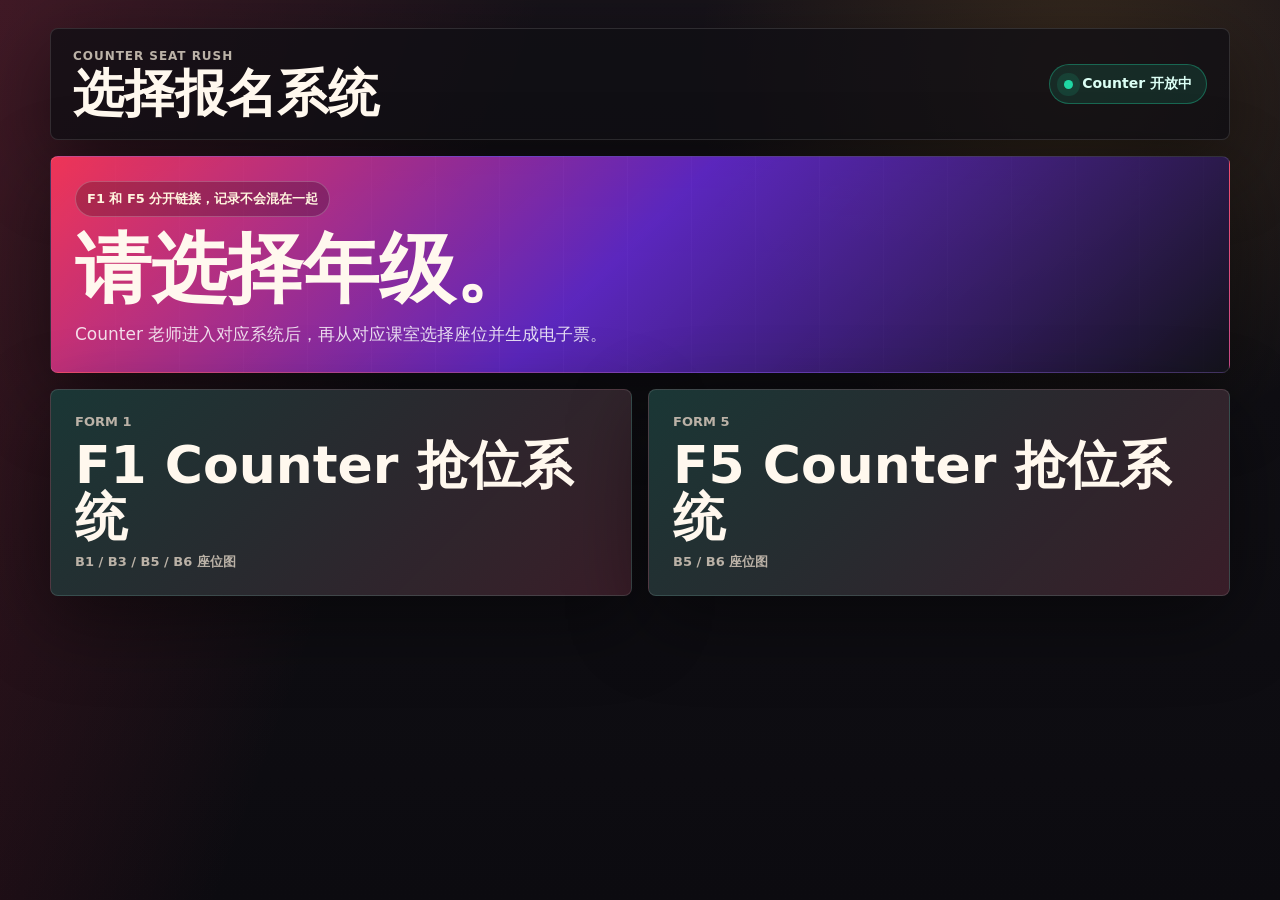
<file: index.html>
<!doctype html>
<html lang="zh-Hans">
  <head>
    <meta charset="utf-8" />
    <meta name="viewport" content="width=device-width, initial-scale=1" />
    <title>F1 / F5 Counter 抢位入口</title>
    <link rel="stylesheet" href="styles.css" />
  </head>
  <body>
    <main class="shell">
      <section class="topbar" aria-label="系统入口">
        <div>
          <p class="eyebrow">Counter Seat Rush</p>
          <h1>选择报名系统</h1>
        </div>
        <div class="live-pill" aria-live="polite">
          <span></span>
          Counter 开放中
        </div>
      </section>

      <section class="hero launcher-hero">
        <div class="hero-copy">
          <div class="drop-label">F1 和 F5 分开链接，记录不会混在一起</div>
          <h2>请选择年级。</h2>
          <p>Counter 老师进入对应系统后，再从对应课室选择座位并生成电子票。</p>
        </div>
      </section>

      <section class="course-links" aria-label="年级入口">
        <a class="course-link" href="f1.html">
          <span>FORM 1</span>
          <strong>F1 Counter 抢位系统</strong>
          <em>B1 / B3 / B5 / B6 座位图</em>
        </a>
        <a class="course-link" href="f5.html">
          <span>FORM 5</span>
          <strong>F5 Counter 抢位系统</strong>
          <em>B5 / B6 座位图</em>
        </a>
      </section>
    </main>
  </body>
</html>
</file>
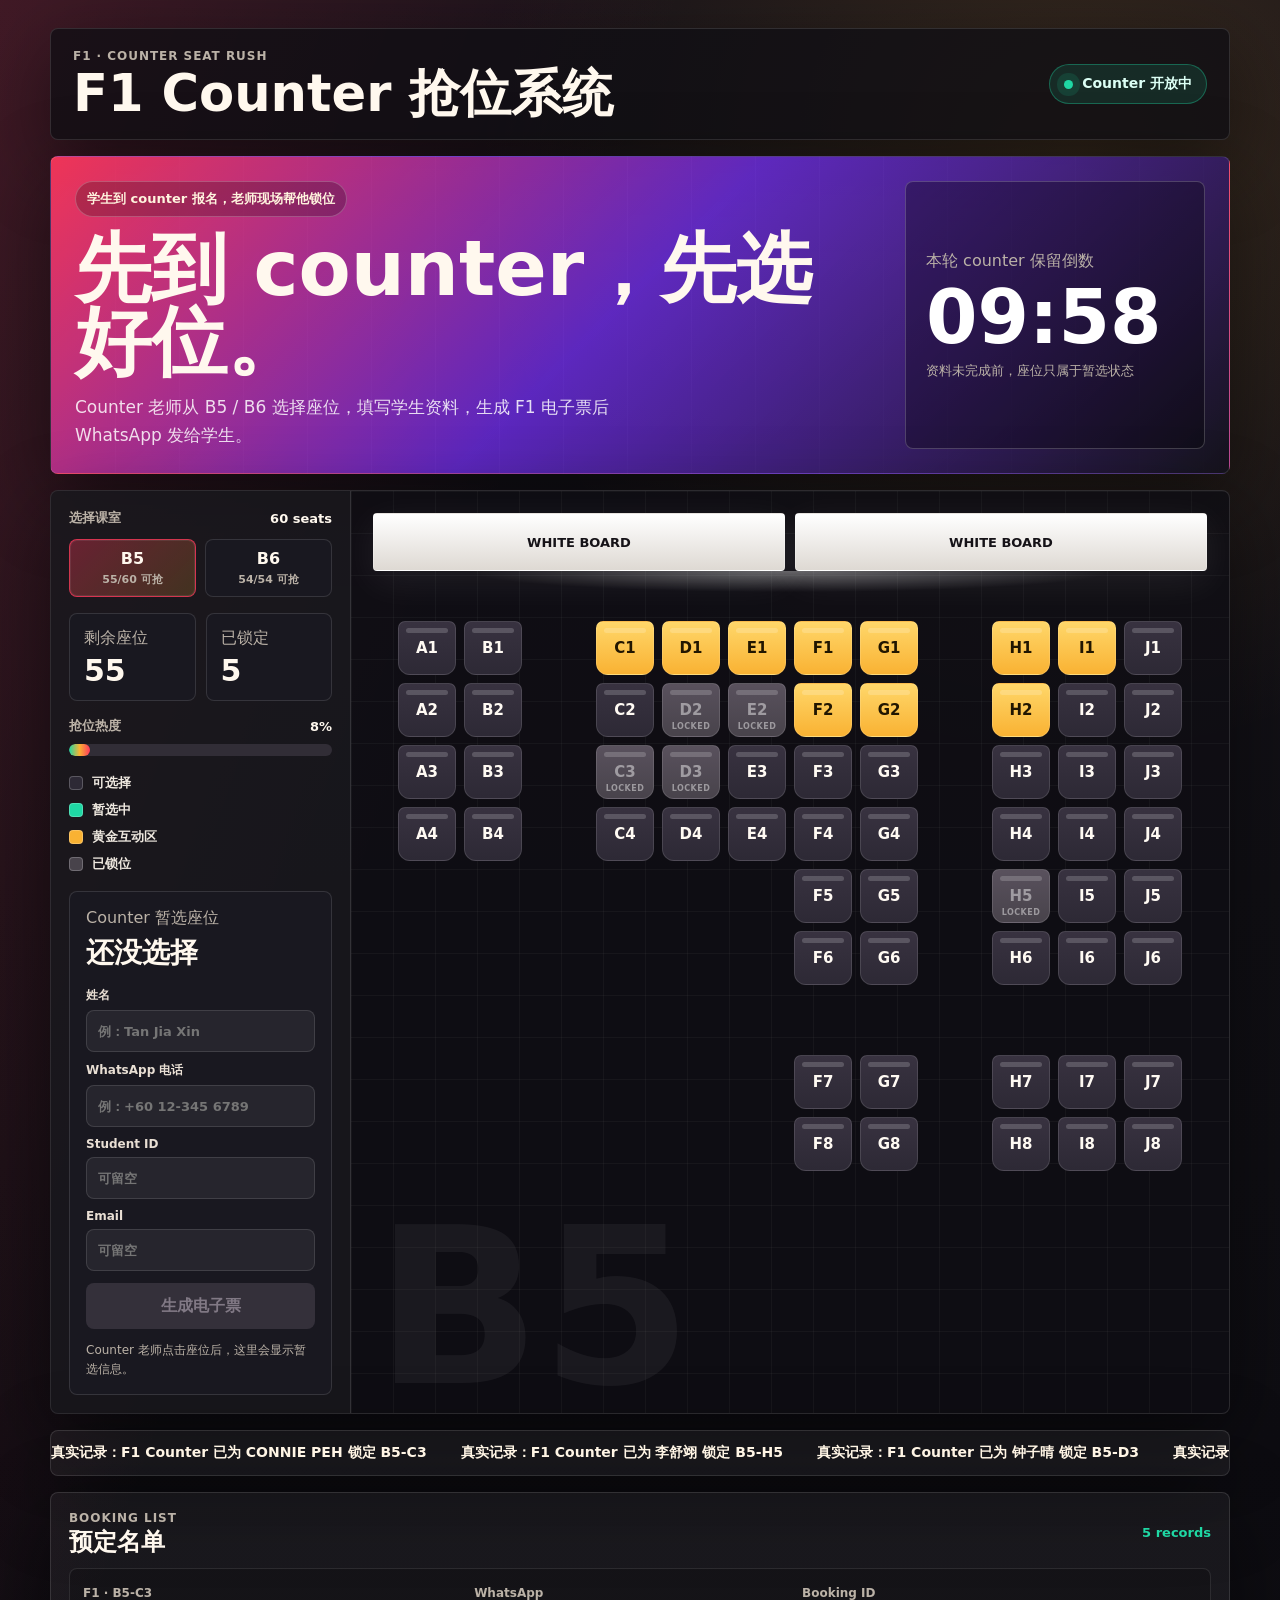
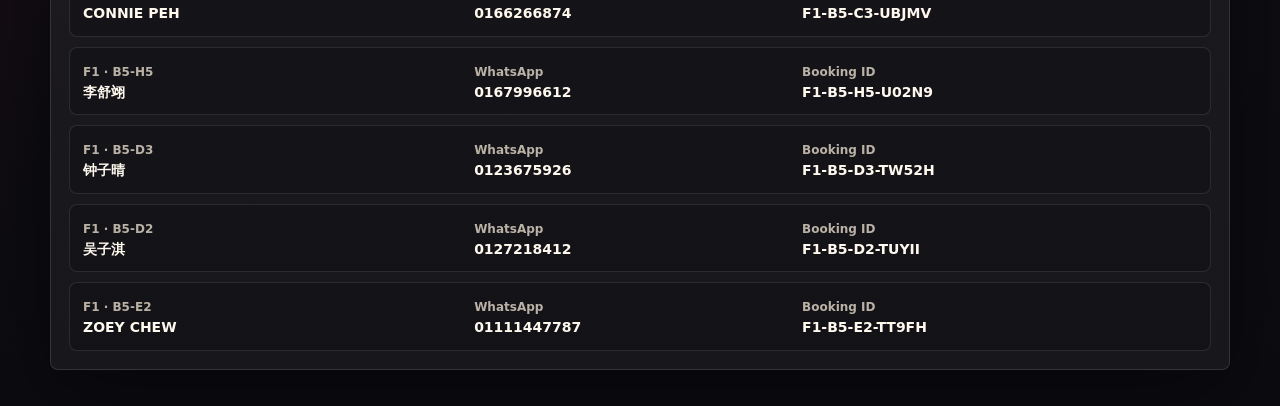
<file: f1.html>
<!doctype html>
<html lang="zh-Hans">
  <head>
    <meta charset="utf-8" />
    <meta name="viewport" content="width=device-width, initial-scale=1" />
    <title>F1 Counter 抢位报名</title>
    <link rel="stylesheet" href="styles.css" />
  </head>
  <body>
    <main class="shell">
      <section class="topbar" aria-label="活动状态">
        <div>
          <p class="eyebrow">F1 · Counter Seat Rush</p>
          <h1>F1 Counter 抢位系统</h1>
        </div>
        <div class="live-pill" aria-live="polite">
          <span></span>
          Counter 开放中
        </div>
      </section>

      <section class="hero">
        <div class="hero-copy">
          <div class="drop-label">学生到 counter 报名，老师现场帮他锁位</div>
          <h2>先到 counter，先选好位。</h2>
          <p>Counter 老师从 B5 / B6 选择座位，填写学生资料，生成 F1 电子票后 WhatsApp 发给学生。</p>
        </div>
        <div class="rush-card" aria-label="倒数计时">
          <span>本轮 counter 保留倒数</span>
          <strong id="countdown">09:59</strong>
          <small>资料未完成前，座位只属于暂选状态</small>
        </div>
      </section>

      <section class="dashboard">
        <aside class="control-panel">
          <div class="section-title">
            <span>选择课室</span>
            <strong id="room-capacity">--</strong>
          </div>
          <div class="room-tabs" id="roomTabs" role="tablist" aria-label="课室选择"></div>

          <div class="stats-grid">
            <div>
              <span>剩余座位</span>
              <strong id="availableCount">--</strong>
            </div>
            <div>
              <span>已锁定</span>
              <strong id="takenCount">--</strong>
            </div>
          </div>

          <div class="meter" aria-label="报名进度">
            <div class="meter-top">
              <span>抢位热度</span>
              <strong id="soldPercent">--%</strong>
            </div>
            <div class="meter-track"><span id="meterFill"></span></div>
          </div>

          <div class="legend" aria-label="座位状态说明">
            <div><span class="dot available"></span>可选择</div>
            <div><span class="dot selected"></span>暂选中</div>
            <div><span class="dot premium"></span>黄金互动区</div>
            <div><span class="dot taken"></span>已锁位</div>
          </div>

          <div class="booking-box">
            <span>Counter 暂选座位</span>
            <strong id="selectedSeat">还没选择</strong>
            <div class="student-form" aria-label="学生资料">
              <label>
                姓名
                <input id="studentName" autocomplete="name" placeholder="例：Tan Jia Xin" />
              </label>
              <label>
                WhatsApp 电话
                <input id="studentPhone" autocomplete="tel" inputmode="tel" placeholder="例：+60 12-345 6789" />
              </label>
              <label>
                Student ID
                <input id="studentId" autocomplete="off" placeholder="可留空" />
              </label>
              <label>
                Email
                <input id="studentEmail" autocomplete="email" inputmode="email" placeholder="可留空" />
              </label>
            </div>
            <button id="lockButton" type="button" disabled>生成电子票</button>
            <p id="bookingHint">Counter 老师先选座位，再填写姓名和 WhatsApp 电话。</p>
          </div>
        </aside>

        <section class="seat-area" aria-label="座位图">
          <div class="stage-row" id="stageRow"></div>
          <div class="screen-glow"></div>
          <div class="room-name" id="roomName">B5</div>
          <div class="seat-map-wrap">
            <div class="seat-map" id="seatMap"></div>
          </div>
        </section>
      </section>

      <section class="ticker" aria-label="报名动态">
        <div id="tickerTrack"></div>
      </section>

      <section class="ticket-panel" id="ticketPanel" aria-label="电子票" hidden>
        <div class="ticket-copy">
          <p class="eyebrow">Counter Issued E-Ticket</p>
          <h2>电子票已生成</h2>
          <p>把电子票 WhatsApp 发给学生，学生只收到座位确认，不进入选座系统。</p>
        </div>
        <div class="ticket-card" id="ticketCard">
          <div class="qr-mark" id="qrMark" aria-hidden="true"></div>
          <div class="ticket-details">
            <span>Booking ID</span>
            <strong id="ticketId">--</strong>
            <dl>
              <div>
                <dt>座位</dt>
                <dd id="ticketSeat">--</dd>
              </div>
              <div>
                <dt>姓名</dt>
                <dd id="ticketName">--</dd>
              </div>
              <div>
                <dt>电话</dt>
                <dd id="ticketPhone">--</dd>
              </div>
            </dl>
            <a id="whatsAppLink" class="whatsapp-button" href="#" target="_blank" rel="noopener">发送给学生 WhatsApp</a>
          </div>
        </div>
      </section>

      <section class="booking-list-panel" aria-label="预定名单">
        <div class="booking-list-head">
          <div>
            <p class="eyebrow">Booking List</p>
            <h2>预定名单</h2>
          </div>
          <strong id="bookingListCount">0 records</strong>
        </div>
        <div class="booking-list" id="bookingList"></div>
      </section>
    </main>

    <div class="toast" id="toast" role="status" aria-live="polite"></div>
    <script>
      window.courseConfig = {
        label: "F1",
        bookingPrefix: "F1",
        storageKey: "f1LockedSeats-v4",
        roomKeys: ["B5", "B6"],
        presetBookings: [
          { bookingId: "F1-B5-C3-UBJMV", course: "F1", room: "B5", seat: "C3", name: "CONNIE PEH", phone: "0166266874" },
          { bookingId: "F1-B5-H5-U02N9", course: "F1", room: "B5", seat: "H5", name: "李舒翊", phone: "0167996612" },
          { bookingId: "F1-B5-D3-TW52H", course: "F1", room: "B5", seat: "D3", name: "钟子晴", phone: "0123675926" },
          { bookingId: "F1-B5-D2-TUYII", course: "F1", room: "B5", seat: "D2", name: "吴子淇", phone: "0127218412" },
          { bookingId: "F1-B5-E2-TT9FH", course: "F1", room: "B5", seat: "E2", name: "ZOEY CHEW", phone: "01111447787" }
        ]
      };
    </script>
    <script src="app.js?v=split-10"></script>
  </body>
</html>
</file>
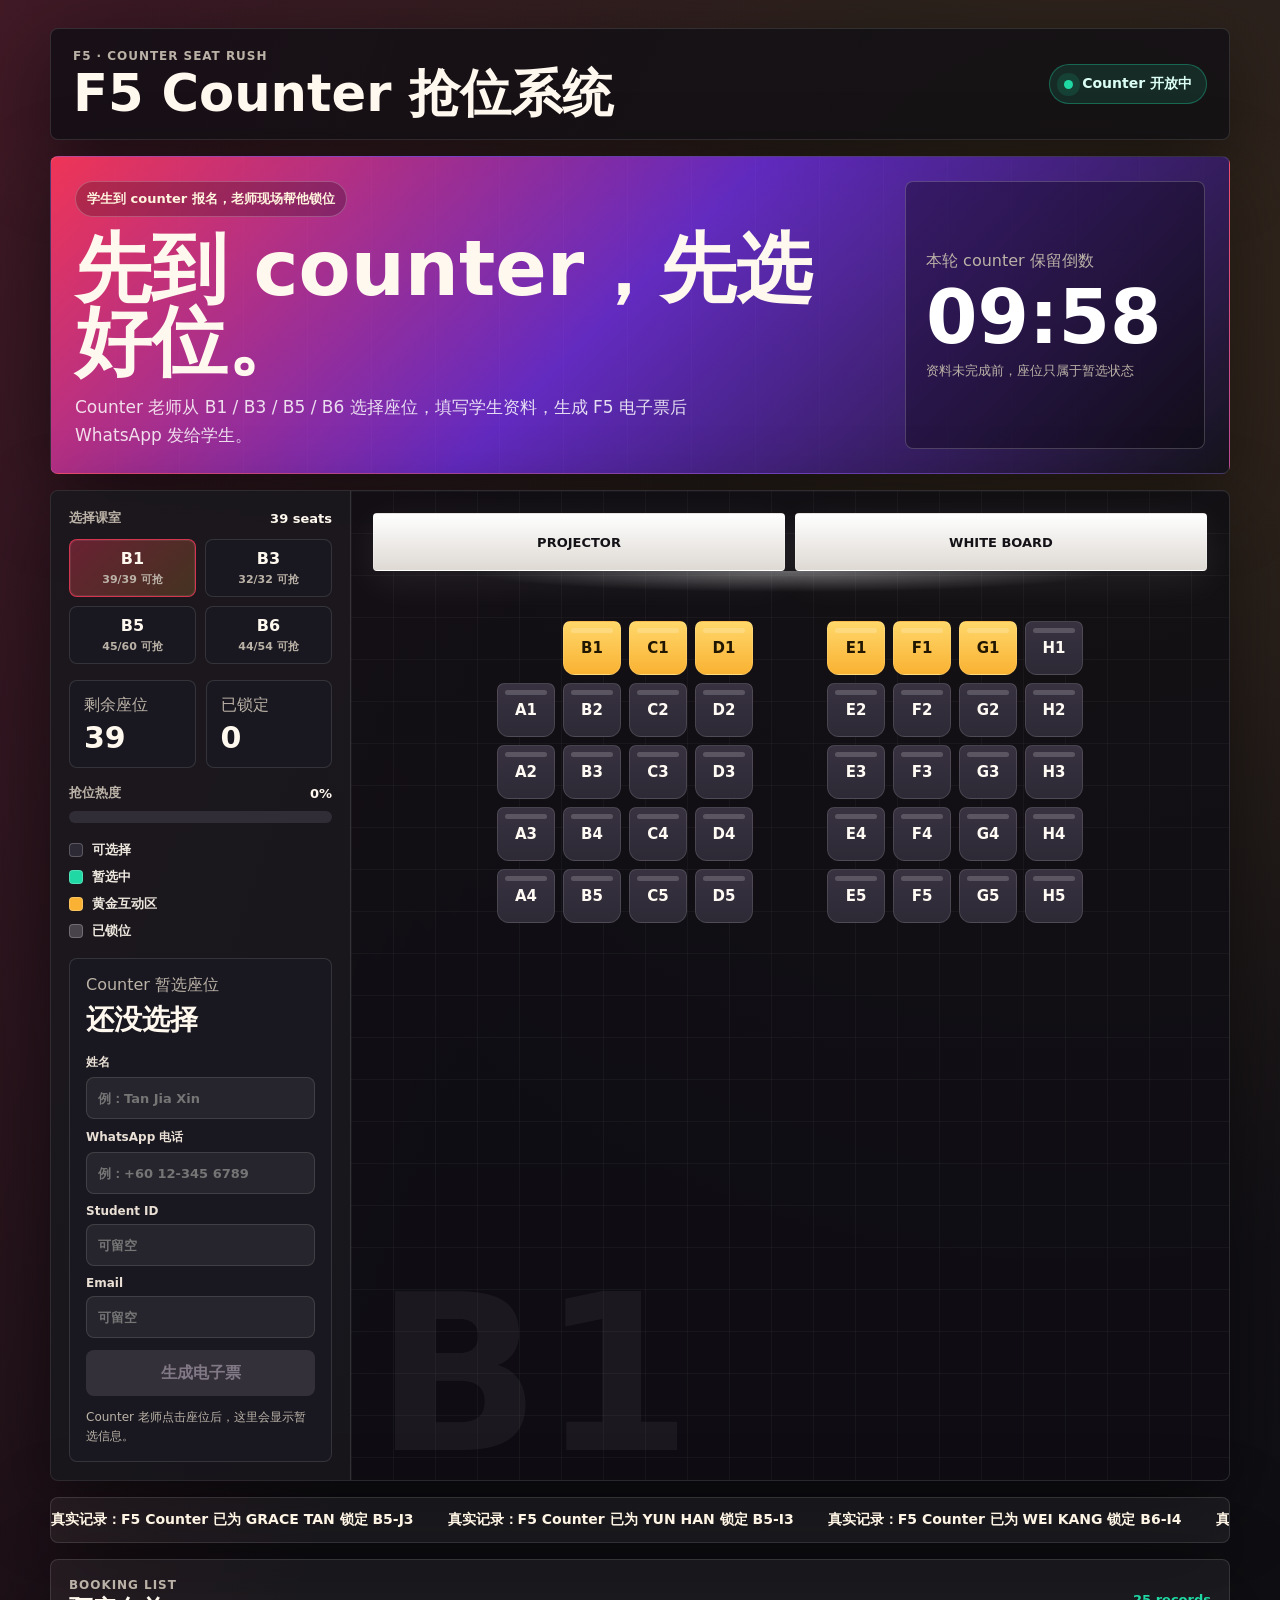
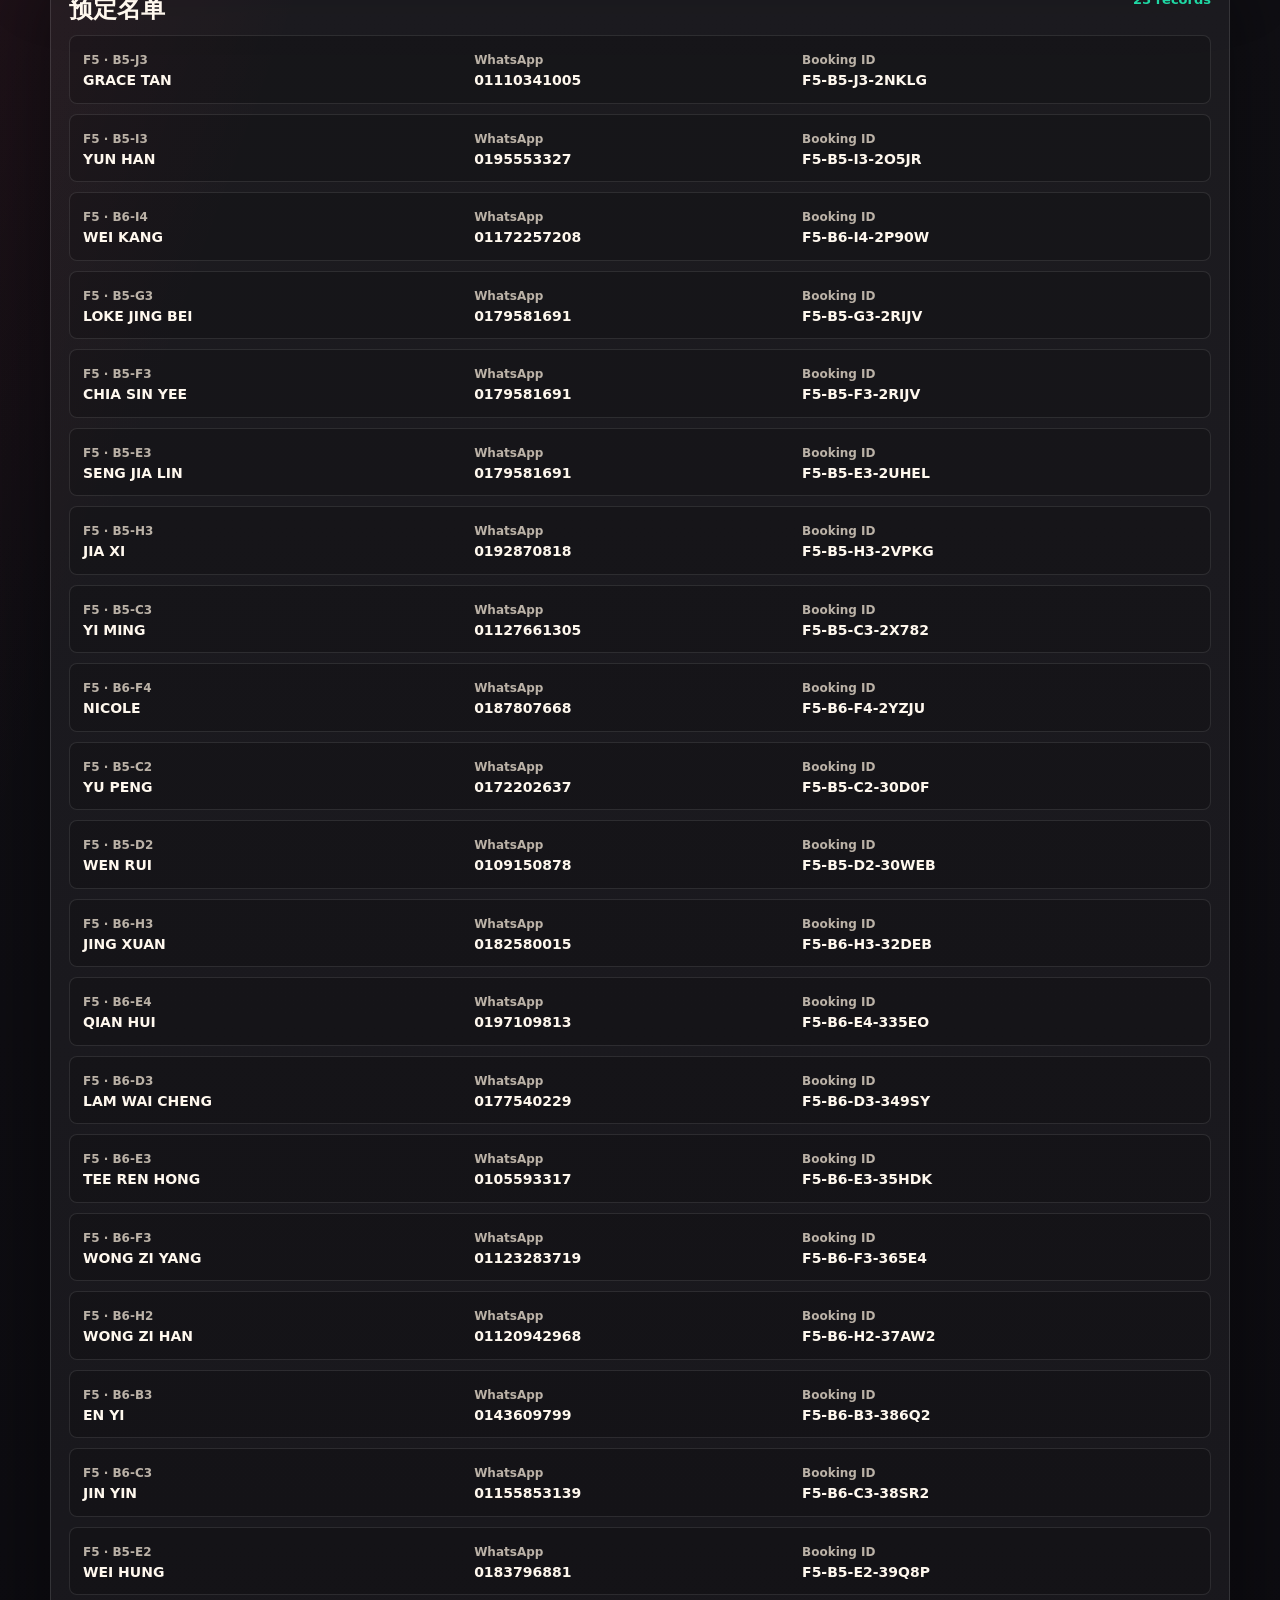
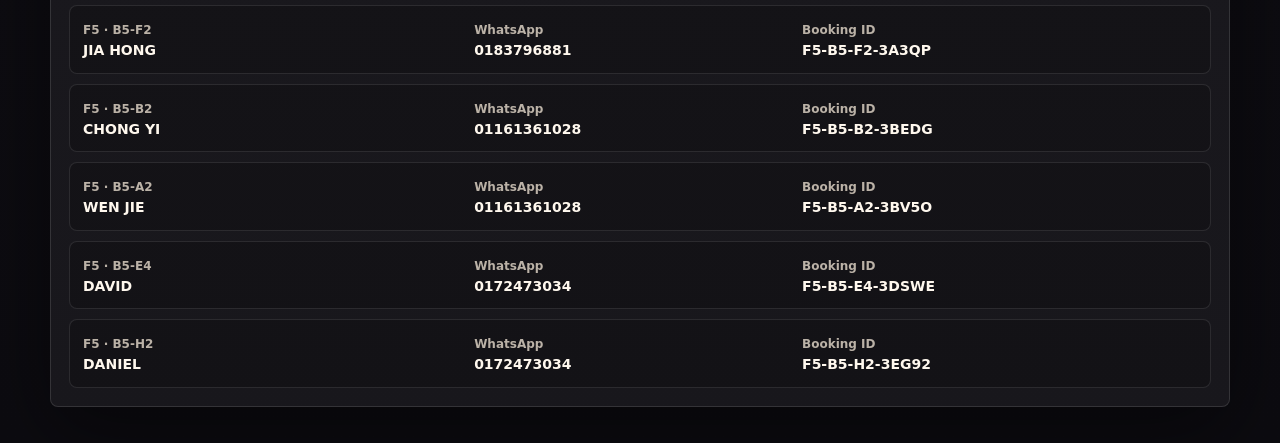
<file: f5.html>
<!doctype html>
<html lang="zh-Hans">
  <head>
    <meta charset="utf-8" />
    <meta name="viewport" content="width=device-width, initial-scale=1" />
    <title>F5 Counter 抢位报名</title>
    <link rel="stylesheet" href="styles.css" />
  </head>
  <body>
    <main class="shell">
      <section class="topbar" aria-label="活动状态">
        <div>
          <p class="eyebrow">F5 · Counter Seat Rush</p>
          <h1>F5 Counter 抢位系统</h1>
        </div>
        <div class="live-pill" aria-live="polite">
          <span></span>
          Counter 开放中
        </div>
      </section>

      <section class="hero">
        <div class="hero-copy">
          <div class="drop-label">学生到 counter 报名，老师现场帮他锁位</div>
          <h2>先到 counter，先选好位。</h2>
          <p>Counter 老师从 B1 / B3 / B5 / B6 选择座位，填写学生资料，生成 F5 电子票后 WhatsApp 发给学生。</p>
        </div>
        <div class="rush-card" aria-label="倒数计时">
          <span>本轮 counter 保留倒数</span>
          <strong id="countdown">09:59</strong>
          <small>资料未完成前，座位只属于暂选状态</small>
        </div>
      </section>

      <section class="dashboard">
        <aside class="control-panel">
          <div class="section-title">
            <span>选择课室</span>
            <strong id="room-capacity">--</strong>
          </div>
          <div class="room-tabs" id="roomTabs" role="tablist" aria-label="课室选择"></div>

          <div class="stats-grid">
            <div>
              <span>剩余座位</span>
              <strong id="availableCount">--</strong>
            </div>
            <div>
              <span>已锁定</span>
              <strong id="takenCount">--</strong>
            </div>
          </div>

          <div class="meter" aria-label="报名进度">
            <div class="meter-top">
              <span>抢位热度</span>
              <strong id="soldPercent">--%</strong>
            </div>
            <div class="meter-track"><span id="meterFill"></span></div>
          </div>

          <div class="legend" aria-label="座位状态说明">
            <div><span class="dot available"></span>可选择</div>
            <div><span class="dot selected"></span>暂选中</div>
            <div><span class="dot premium"></span>黄金互动区</div>
            <div><span class="dot taken"></span>已锁位</div>
          </div>

          <div class="booking-box">
            <span>Counter 暂选座位</span>
            <strong id="selectedSeat">还没选择</strong>
            <div class="student-form" aria-label="学生资料">
              <label>
                姓名
                <input id="studentName" autocomplete="name" placeholder="例：Tan Jia Xin" />
              </label>
              <label>
                WhatsApp 电话
                <input id="studentPhone" autocomplete="tel" inputmode="tel" placeholder="例：+60 12-345 6789" />
              </label>
              <label>
                Student ID
                <input id="studentId" autocomplete="off" placeholder="可留空" />
              </label>
              <label>
                Email
                <input id="studentEmail" autocomplete="email" inputmode="email" placeholder="可留空" />
              </label>
            </div>
            <button id="lockButton" type="button" disabled>生成电子票</button>
            <p id="bookingHint">Counter 老师先选座位，再填写姓名和 WhatsApp 电话。</p>
          </div>
        </aside>

        <section class="seat-area" aria-label="座位图">
          <div class="stage-row" id="stageRow"></div>
          <div class="screen-glow"></div>
          <div class="room-name" id="roomName">B5</div>
          <div class="seat-map-wrap">
            <div class="seat-map" id="seatMap"></div>
          </div>
        </section>
      </section>

      <section class="ticker" aria-label="报名动态">
        <div id="tickerTrack"></div>
      </section>

      <section class="ticket-panel" id="ticketPanel" aria-label="电子票" hidden>
        <div class="ticket-copy">
          <p class="eyebrow">Counter Issued E-Ticket</p>
          <h2>电子票已生成</h2>
          <p>把电子票 WhatsApp 发给学生，学生只收到座位确认，不进入选座系统。</p>
        </div>
        <div class="ticket-card" id="ticketCard">
          <div class="qr-mark" id="qrMark" aria-hidden="true"></div>
          <div class="ticket-details">
            <span>Booking ID</span>
            <strong id="ticketId">--</strong>
            <dl>
              <div>
                <dt>座位</dt>
                <dd id="ticketSeat">--</dd>
              </div>
              <div>
                <dt>姓名</dt>
                <dd id="ticketName">--</dd>
              </div>
              <div>
                <dt>电话</dt>
                <dd id="ticketPhone">--</dd>
              </div>
            </dl>
            <a id="whatsAppLink" class="whatsapp-button" href="#" target="_blank" rel="noopener">发送给学生 WhatsApp</a>
          </div>
        </div>
      </section>

      <section class="booking-list-panel" aria-label="预定名单">
        <div class="booking-list-head">
          <div>
            <p class="eyebrow">Booking List</p>
            <h2>预定名单</h2>
          </div>
          <strong id="bookingListCount">0 records</strong>
        </div>
        <div class="booking-list" id="bookingList"></div>
      </section>
    </main>

    <div class="toast" id="toast" role="status" aria-live="polite"></div>
    <script>
      window.courseConfig = {
        label: "F5",
        bookingPrefix: "F5",
        storageKey: "f5LockedSeats-v4",
        roomKeys: ["B1", "B3", "B5", "B6"],
        presetBookings: [
          { bookingId: "F5-B5-J3-2NKLG", course: "F5", room: "B5", seat: "J3", name: "GRACE TAN", phone: "01110341005" },
          { bookingId: "F5-B5-I3-2O5JR", course: "F5", room: "B5", seat: "I3", name: "YUN HAN", phone: "0195553327" },
          { bookingId: "F5-B6-I4-2P90W", course: "F5", room: "B6", seat: "I4", name: "WEI KANG", phone: "01172257208" },
          { bookingId: "F5-B5-G3-2RIJV", course: "F5", room: "B5", seat: "G3", name: "LOKE JING BEI", phone: "0179581691" },
          { bookingId: "F5-B5-F3-2RIJV", course: "F5", room: "B5", seat: "F3", name: "CHIA SIN YEE", phone: "0179581691" },
          { bookingId: "F5-B5-E3-2UHEL", course: "F5", room: "B5", seat: "E3", name: "SENG JIA LIN", phone: "0179581691" },
          { bookingId: "F5-B5-H3-2VPKG", course: "F5", room: "B5", seat: "H3", name: "JIA XI", phone: "0192870818" },
          { bookingId: "F5-B5-C3-2X782", course: "F5", room: "B5", seat: "C3", name: "YI MING", phone: "01127661305" },
          { bookingId: "F5-B6-F4-2YZJU", course: "F5", room: "B6", seat: "F4", name: "NICOLE", phone: "0187807668" },
          { bookingId: "F5-B5-C2-30D0F", course: "F5", room: "B5", seat: "C2", name: "YU PENG", phone: "0172202637" },
          { bookingId: "F5-B5-D2-30WEB", course: "F5", room: "B5", seat: "D2", name: "WEN RUI", phone: "0109150878" },
          { bookingId: "F5-B6-H3-32DEB", course: "F5", room: "B6", seat: "H3", name: "JING XUAN", phone: "0182580015" },
          { bookingId: "F5-B6-E4-335EO", course: "F5", room: "B6", seat: "E4", name: "QIAN HUI", phone: "0197109813" },
          { bookingId: "F5-B6-D3-349SY", course: "F5", room: "B6", seat: "D3", name: "LAM WAI CHENG", phone: "0177540229" },
          { bookingId: "F5-B6-E3-35HDK", course: "F5", room: "B6", seat: "E3", name: "TEE REN HONG", phone: "0105593317" },
          { bookingId: "F5-B6-F3-365E4", course: "F5", room: "B6", seat: "F3", name: "WONG ZI YANG", phone: "01123283719" },
          { bookingId: "F5-B6-H2-37AW2", course: "F5", room: "B6", seat: "H2", name: "WONG ZI HAN", phone: "01120942968" },
          { bookingId: "F5-B6-B3-386Q2", course: "F5", room: "B6", seat: "B3", name: "EN YI", phone: "0143609799" },
          { bookingId: "F5-B6-C3-38SR2", course: "F5", room: "B6", seat: "C3", name: "JIN YIN", phone: "01155853139" },
          { bookingId: "F5-B5-E2-39Q8P", course: "F5", room: "B5", seat: "E2", name: "WEI HUNG", phone: "0183796881" },
          { bookingId: "F5-B5-F2-3A3QP", course: "F5", room: "B5", seat: "F2", name: "JIA HONG", phone: "0183796881" },
          { bookingId: "F5-B5-B2-3BEDG", course: "F5", room: "B5", seat: "B2", name: "CHONG YI", phone: "01161361028" },
          { bookingId: "F5-B5-A2-3BV5O", course: "F5", room: "B5", seat: "A2", name: "WEN JIE", phone: "01161361028" },
          { bookingId: "F5-B5-E4-3DSWE", course: "F5", room: "B5", seat: "E4", name: "DAVID", phone: "0172473034" },
          { bookingId: "F5-B5-H2-3EG92", course: "F5", room: "B5", seat: "H2", name: "DANIEL", phone: "0172473034" }
        ]
      };
    </script>
    <script src="app.js?v=split-9"></script>
  </body>
</html>
</file>
<file: styles.css>
:root {
  color-scheme: dark;
  --bg: #100f14;
  --panel: #191820;
  --panel-2: #22202a;
  --line: rgba(255, 255, 255, 0.12);
  --text: #fff8ee;
  --muted: #bbb2a7;
  --hot: #ff385c;
  --gold: #f9b233;
  --mint: #1fd8a4;
  --blue: #64a8ff;
  --sold: #48434b;
  --seat: #2d2935;
  --shadow: 0 24px 80px rgba(0, 0, 0, 0.45);
}

* {
  box-sizing: border-box;
}

body {
  margin: 0;
  min-height: 100vh;
  background:
    linear-gradient(110deg, rgba(255, 56, 92, 0.18), transparent 34%),
    radial-gradient(circle at 84% 8%, rgba(249, 178, 51, 0.14), transparent 28%),
    linear-gradient(180deg, #17131a 0%, var(--bg) 44%, #0c0b10 100%);
  color: var(--text);
  font-family: Inter, "Noto Sans SC", "PingFang SC", "Microsoft YaHei", system-ui, -apple-system, BlinkMacSystemFont, sans-serif;
}

button {
  font: inherit;
}

.shell {
  width: min(1180px, calc(100% - 32px));
  margin: 0 auto;
  padding: 28px 0 36px;
}

.topbar,
.hero,
.dashboard,
.ticker {
  border: 1px solid var(--line);
  box-shadow: var(--shadow);
}

.topbar {
  display: flex;
  align-items: center;
  justify-content: space-between;
  gap: 20px;
  padding: 20px 22px;
  background: rgba(16, 15, 20, 0.78);
  border-radius: 8px;
}

.eyebrow,
.drop-label,
.rush-card span,
.rush-card small,
.section-title,
.stats-grid span,
.meter-top,
.booking-box span,
.booking-box p {
  color: var(--muted);
}

.eyebrow {
  margin: 0 0 5px;
  font-size: 12px;
  font-weight: 800;
  letter-spacing: 0.08em;
  text-transform: uppercase;
}

h1,
h2 {
  margin: 0;
  letter-spacing: 0;
}

h1 {
  font-size: clamp(26px, 4vw, 52px);
  line-height: 1;
  font-weight: 900;
}

.live-pill {
  display: inline-flex;
  align-items: center;
  gap: 9px;
  flex: 0 0 auto;
  border: 1px solid rgba(31, 216, 164, 0.35);
  color: #dcfff5;
  background: rgba(31, 216, 164, 0.12);
  padding: 10px 14px;
  border-radius: 999px;
  font-size: 14px;
  font-weight: 800;
}

.live-pill span {
  width: 9px;
  height: 9px;
  border-radius: 50%;
  background: var(--mint);
  box-shadow: 0 0 0 7px rgba(31, 216, 164, 0.12);
  animation: pulse 1.4s infinite;
}

.hero {
  display: grid;
  grid-template-columns: 1fr minmax(220px, 300px);
  gap: 22px;
  margin-top: 16px;
  padding: 24px;
  border-radius: 8px;
  background:
    linear-gradient(135deg, rgba(255, 56, 92, 0.92), rgba(120, 48, 255, 0.72) 48%, rgba(20, 19, 28, 0.94)),
    repeating-linear-gradient(90deg, rgba(255, 255, 255, 0.06) 0 1px, transparent 1px 64px);
}

.launcher-hero {
  grid-template-columns: 1fr;
}

.course-links {
  display: grid;
  grid-template-columns: repeat(2, minmax(0, 1fr));
  gap: 16px;
  margin-top: 16px;
}

.course-link {
  display: grid;
  gap: 10px;
  min-height: 190px;
  align-content: center;
  border: 1px solid var(--line);
  border-radius: 8px;
  color: var(--text);
  background:
    linear-gradient(135deg, rgba(31, 216, 164, 0.16), rgba(255, 56, 92, 0.14)),
    var(--panel);
  padding: 24px;
  text-decoration: none;
  box-shadow: var(--shadow);
  transition: transform 160ms ease, border-color 160ms ease;
}

.course-link:hover {
  border-color: rgba(31, 216, 164, 0.45);
  transform: translateY(-2px);
}

.course-link span,
.course-link em {
  color: var(--muted);
  font-size: 13px;
  font-style: normal;
  font-weight: 900;
}

.course-link strong {
  font-size: clamp(28px, 5vw, 52px);
  line-height: 1;
  font-weight: 900;
}

.drop-label {
  width: fit-content;
  padding: 8px 11px;
  border: 1px solid rgba(255, 255, 255, 0.22);
  background: rgba(0, 0, 0, 0.22);
  border-radius: 999px;
  color: #fff4de;
  font-size: 13px;
  font-weight: 900;
}

.hero h2 {
  margin-top: 16px;
  font-size: clamp(34px, 6vw, 76px);
  line-height: 0.96;
  font-weight: 900;
}

.hero p {
  max-width: 620px;
  margin: 14px 0 0;
  color: rgba(255, 255, 255, 0.84);
  font-size: 17px;
  line-height: 1.65;
}

.rush-card {
  display: grid;
  align-content: center;
  gap: 8px;
  min-height: 170px;
  padding: 20px;
  border: 1px solid rgba(255, 255, 255, 0.2);
  border-radius: 8px;
  background: rgba(0, 0, 0, 0.32);
}

.rush-card strong {
  font-size: clamp(42px, 7vw, 74px);
  line-height: 1;
  color: #fff;
  font-variant-numeric: tabular-nums;
}

.dashboard {
  display: grid;
  grid-template-columns: 300px 1fr;
  gap: 0;
  margin-top: 16px;
  min-height: 620px;
  overflow: hidden;
  border-radius: 8px;
  background: rgba(15, 14, 20, 0.82);
}

.control-panel {
  padding: 18px;
  border-right: 1px solid var(--line);
  background: rgba(255, 255, 255, 0.035);
}

.section-title,
.meter-top {
  display: flex;
  align-items: center;
  justify-content: space-between;
  gap: 12px;
  font-size: 13px;
  font-weight: 800;
}

.section-title strong,
.meter-top strong {
  color: var(--text);
}

.room-tabs {
  display: grid;
  grid-template-columns: repeat(2, 1fr);
  gap: 9px;
  margin-top: 12px;
}

.room-tab {
  min-height: 58px;
  border: 1px solid var(--line);
  border-radius: 8px;
  color: var(--text);
  background: var(--panel);
  cursor: pointer;
  font-weight: 900;
}

.room-tab span {
  display: block;
  margin-top: 4px;
  color: var(--muted);
  font-size: 11px;
  font-weight: 800;
}

.room-tab.active {
  border-color: rgba(255, 56, 92, 0.75);
  background: linear-gradient(135deg, rgba(255, 56, 92, 0.34), rgba(249, 178, 51, 0.18));
  box-shadow: inset 0 0 0 1px rgba(255, 255, 255, 0.08);
}

.stats-grid {
  display: grid;
  grid-template-columns: 1fr 1fr;
  gap: 10px;
  margin-top: 16px;
}

.stats-grid div,
.booking-box {
  border: 1px solid var(--line);
  border-radius: 8px;
  background: var(--panel);
}

.stats-grid div {
  padding: 14px;
}

.stats-grid span,
.stats-grid strong {
  display: block;
}

.stats-grid strong {
  margin-top: 7px;
  font-size: 30px;
  line-height: 1;
  font-variant-numeric: tabular-nums;
}

.meter {
  margin-top: 16px;
}

.meter-track {
  height: 12px;
  margin-top: 9px;
  border-radius: 999px;
  overflow: hidden;
  background: #312d36;
}

.meter-track span {
  display: block;
  width: 40%;
  height: 100%;
  border-radius: inherit;
  background: linear-gradient(90deg, var(--mint), var(--gold), var(--hot));
  transition: width 260ms ease;
}

.legend {
  display: grid;
  gap: 9px;
  margin-top: 18px;
  color: #eee8df;
  font-size: 13px;
  font-weight: 800;
}

.legend div {
  display: flex;
  align-items: center;
  gap: 9px;
}

.dot {
  width: 14px;
  height: 14px;
  border-radius: 4px;
  border: 1px solid rgba(255, 255, 255, 0.22);
}

.dot.available {
  background: var(--seat);
}

.dot.selected {
  background: var(--mint);
}

.dot.premium {
  background: var(--gold);
}

.dot.taken {
  background: var(--sold);
}

.booking-box {
  margin-top: 18px;
  padding: 16px;
}

.booking-box strong {
  display: block;
  min-height: 38px;
  margin-top: 8px;
  font-size: 28px;
  line-height: 1.12;
}

#lockButton {
  width: 100%;
  min-height: 46px;
  margin-top: 12px;
  border: 0;
  border-radius: 8px;
  color: #180b0f;
  background: linear-gradient(90deg, var(--gold), #ff6b4a);
  cursor: pointer;
  font-weight: 900;
}

#lockButton:disabled {
  color: #817985;
  background: #34303a;
  cursor: not-allowed;
}

.booking-box p {
  margin: 12px 0 0;
  font-size: 12px;
  line-height: 1.55;
}

.student-form {
  display: grid;
  gap: 10px;
  margin-top: 12px;
}

.student-form label {
  display: grid;
  gap: 6px;
  color: #e9dfd4;
  font-size: 12px;
  font-weight: 900;
}

.student-form input {
  width: 100%;
  min-height: 42px;
  border: 1px solid rgba(255, 255, 255, 0.12);
  border-radius: 8px;
  color: var(--text);
  background: rgba(255, 255, 255, 0.06);
  padding: 0 11px;
  font: inherit;
  font-size: 13px;
  outline: none;
}

.student-form input:focus {
  border-color: rgba(31, 216, 164, 0.58);
  box-shadow: 0 0 0 3px rgba(31, 216, 164, 0.12);
}

.seat-area {
  position: relative;
  min-width: 0;
  padding: 22px;
  overflow: auto;
  background:
    linear-gradient(rgba(255, 255, 255, 0.035) 1px, transparent 1px),
    linear-gradient(90deg, rgba(255, 255, 255, 0.035) 1px, transparent 1px);
  background-size: 42px 42px;
}

.stage-row {
  display: grid;
  grid-template-columns: repeat(var(--stage-count), minmax(170px, 1fr));
  gap: 10px;
  max-width: 860px;
  margin: 0 auto;
}

.stage {
  display: grid;
  place-items: center;
  height: 58px;
  border: 1px solid rgba(255, 255, 255, 0.24);
  border-radius: 4px;
  color: #151217;
  background: linear-gradient(180deg, #fff, #ded9d3);
  font-size: 13px;
  font-weight: 900;
  box-shadow: 0 10px 38px rgba(255, 255, 255, 0.08);
}

.screen-glow {
  width: min(720px, 80%);
  height: 22px;
  margin: 0 auto 28px;
  border-radius: 0 0 100% 100%;
  background: radial-gradient(ellipse at top, rgba(255, 255, 255, 0.34), transparent 68%);
}

.room-name {
  position: absolute;
  left: 24px;
  bottom: 18px;
  color: rgba(255, 255, 255, 0.05);
  font-size: clamp(96px, 17vw, 220px);
  line-height: 0.8;
  font-weight: 900;
  pointer-events: none;
}

.seat-map-wrap {
  position: relative;
  z-index: 1;
  min-width: max-content;
}

.seat-map {
  display: grid;
  grid-template-columns: repeat(var(--cols), 58px);
  grid-auto-rows: 54px;
  justify-content: center;
  gap: 8px;
  width: max-content;
  min-width: 100%;
  margin: 0 auto;
}

.seat {
  position: relative;
  display: grid;
  place-items: center;
  width: 58px;
  height: 54px;
  border: 1px solid rgba(255, 255, 255, 0.12);
  border-radius: 7px 7px 12px 12px;
  color: #fffaf3;
  background: linear-gradient(180deg, #383240, var(--seat));
  cursor: pointer;
  font-size: 15px;
  font-weight: 900;
  transition: transform 160ms ease, border-color 160ms ease, background 160ms ease;
}

.seat::before {
  content: "";
  position: absolute;
  inset: 6px 7px auto;
  height: 5px;
  border-radius: 999px;
  background: rgba(255, 255, 255, 0.18);
}

.seat:hover {
  border-color: rgba(255, 255, 255, 0.34);
  transform: translateY(-2px);
}

.seat.premium {
  color: #211600;
  background: linear-gradient(180deg, #ffd76a, var(--gold));
}

.seat.taken {
  color: rgba(255, 255, 255, 0.45);
  background: linear-gradient(180deg, #59515d, var(--sold));
  cursor: not-allowed;
}

.seat.taken::after {
  content: "LOCKED";
  position: absolute;
  bottom: 5px;
  font-size: 8px;
  letter-spacing: 0.06em;
}

.seat.selected {
  color: #061c16;
  background: linear-gradient(180deg, #62ffd3, var(--mint));
  box-shadow: 0 0 0 4px rgba(31, 216, 164, 0.18), 0 16px 32px rgba(31, 216, 164, 0.16);
}

.aisle {
  pointer-events: none;
}

.ticker {
  margin-top: 16px;
  overflow: hidden;
  border-radius: 8px;
  background: rgba(255, 255, 255, 0.05);
}

.ticket-panel {
  display: grid;
  grid-template-columns: 1fr minmax(320px, 460px);
  gap: 18px;
  align-items: stretch;
  margin-top: 16px;
  padding: 22px;
  border: 1px solid rgba(31, 216, 164, 0.26);
  border-radius: 8px;
  background: linear-gradient(135deg, rgba(31, 216, 164, 0.16), rgba(255, 255, 255, 0.055));
  box-shadow: var(--shadow);
}

.booking-list-panel {
  margin-top: 16px;
  padding: 18px;
  border: 1px solid var(--line);
  border-radius: 8px;
  background: rgba(255, 255, 255, 0.05);
  box-shadow: var(--shadow);
}

.booking-list-head {
  display: flex;
  align-items: center;
  justify-content: space-between;
  gap: 16px;
  margin-bottom: 14px;
}

.booking-list-head h2 {
  margin-top: 4px;
  font-size: 24px;
  line-height: 1;
  font-weight: 900;
}

.booking-list-head strong {
  color: var(--mint);
  font-size: 13px;
  font-weight: 900;
}

.booking-list {
  display: grid;
  gap: 10px;
}

.booking-row {
  display: grid;
  grid-template-columns: 1.2fr 1fr 1.25fr;
  gap: 12px;
  align-items: center;
  border: 1px solid rgba(255, 255, 255, 0.1);
  border-radius: 8px;
  background: rgba(0, 0, 0, 0.18);
  padding: 13px;
}

.booking-row span,
.booking-empty {
  color: var(--muted);
  font-size: 12px;
  font-weight: 900;
}

.booking-row strong {
  display: block;
  margin-top: 4px;
  color: var(--text);
  font-size: 14px;
  line-height: 1.25;
  overflow-wrap: anywhere;
}

.booking-empty {
  border: 1px dashed rgba(255, 255, 255, 0.18);
  border-radius: 8px;
  padding: 16px;
}

.ticket-panel[hidden] {
  display: none;
}

.ticket-copy {
  display: grid;
  align-content: center;
}

.ticket-copy h2 {
  margin-top: 6px;
  font-size: clamp(30px, 5vw, 58px);
  line-height: 1;
  font-weight: 900;
}

.ticket-copy p:last-child {
  max-width: 540px;
  color: rgba(255, 255, 255, 0.78);
  line-height: 1.65;
}

.ticket-card {
  display: grid;
  grid-template-columns: 112px 1fr;
  gap: 16px;
  padding: 18px;
  border: 1px solid rgba(255, 255, 255, 0.18);
  border-radius: 8px;
  background:
    linear-gradient(180deg, rgba(255, 255, 255, 0.11), rgba(255, 255, 255, 0.045)),
    #17151c;
}

.qr-mark {
  display: grid;
  grid-template-columns: repeat(7, 1fr);
  grid-template-rows: repeat(7, 1fr);
  gap: 4px;
  width: 112px;
  height: 112px;
  padding: 10px;
  border-radius: 8px;
  background: #fff;
}

.qr-mark span {
  border-radius: 2px;
  background: #18151e;
}

.ticket-details span,
.ticket-details dt {
  color: var(--muted);
  font-size: 12px;
  font-weight: 900;
}

.ticket-details strong {
  display: block;
  margin-top: 5px;
  font-size: 24px;
  line-height: 1.1;
}

.ticket-details dl {
  display: grid;
  gap: 9px;
  margin: 14px 0;
}

.ticket-details div {
  display: flex;
  justify-content: space-between;
  gap: 12px;
  border-bottom: 1px solid rgba(255, 255, 255, 0.08);
  padding-bottom: 7px;
}

.ticket-details dd {
  margin: 0;
  text-align: right;
  font-weight: 900;
}

.whatsapp-button {
  display: inline-flex;
  align-items: center;
  justify-content: center;
  width: 100%;
  min-height: 46px;
  border-radius: 8px;
  color: #061c16;
  background: linear-gradient(90deg, #3bf1b8, var(--mint));
  text-decoration: none;
  font-weight: 900;
}

#tickerTrack {
  display: flex;
  gap: 34px;
  width: max-content;
  padding: 13px 0;
  color: #fff5e5;
  font-size: 14px;
  font-weight: 900;
  white-space: nowrap;
  animation: scroll 32s linear infinite;
}

.toast {
  position: fixed;
  right: 18px;
  bottom: 18px;
  z-index: 5;
  max-width: min(380px, calc(100% - 36px));
  padding: 14px 16px;
  border: 1px solid rgba(255, 255, 255, 0.16);
  border-radius: 8px;
  color: #fff;
  background: rgba(18, 17, 23, 0.94);
  box-shadow: var(--shadow);
  opacity: 0;
  transform: translateY(14px);
  transition: opacity 180ms ease, transform 180ms ease;
  font-weight: 800;
}

.toast.show {
  opacity: 1;
  transform: translateY(0);
}

@keyframes pulse {
  50% {
    transform: scale(0.76);
    opacity: 0.7;
  }
}

@keyframes scroll {
  to {
    transform: translateX(-50%);
  }
}

@media (max-width: 880px) {
  .shell {
    width: min(100% - 20px, 760px);
    padding-top: 10px;
  }

  .topbar,
  .hero,
  .dashboard,
  .ticket-panel,
  .course-links {
    grid-template-columns: 1fr;
  }

  .topbar {
    align-items: flex-start;
    flex-direction: column;
  }

  .hero {
    padding: 18px;
  }

  .dashboard {
    min-height: 0;
  }

  .control-panel {
    border-right: 0;
    border-bottom: 1px solid var(--line);
  }

  .seat-area {
    padding: 16px 10px 28px;
  }

  .stage-row {
    grid-template-columns: 1fr;
  }

  .stage {
    height: 48px;
  }

  .seat-map {
    grid-template-columns: repeat(var(--cols), 48px);
    grid-auto-rows: 47px;
    gap: 6px;
    transform-origin: top center;
  }

  .seat {
    width: 48px;
    height: 47px;
    font-size: 13px;
  }

  .room-name {
    left: 12px;
    bottom: 12px;
  }

  .ticket-card {
    grid-template-columns: 1fr;
  }

  .booking-list-head,
  .booking-row {
    grid-template-columns: 1fr;
  }

  .qr-mark {
    margin: 0 auto;
  }
}
</file>
